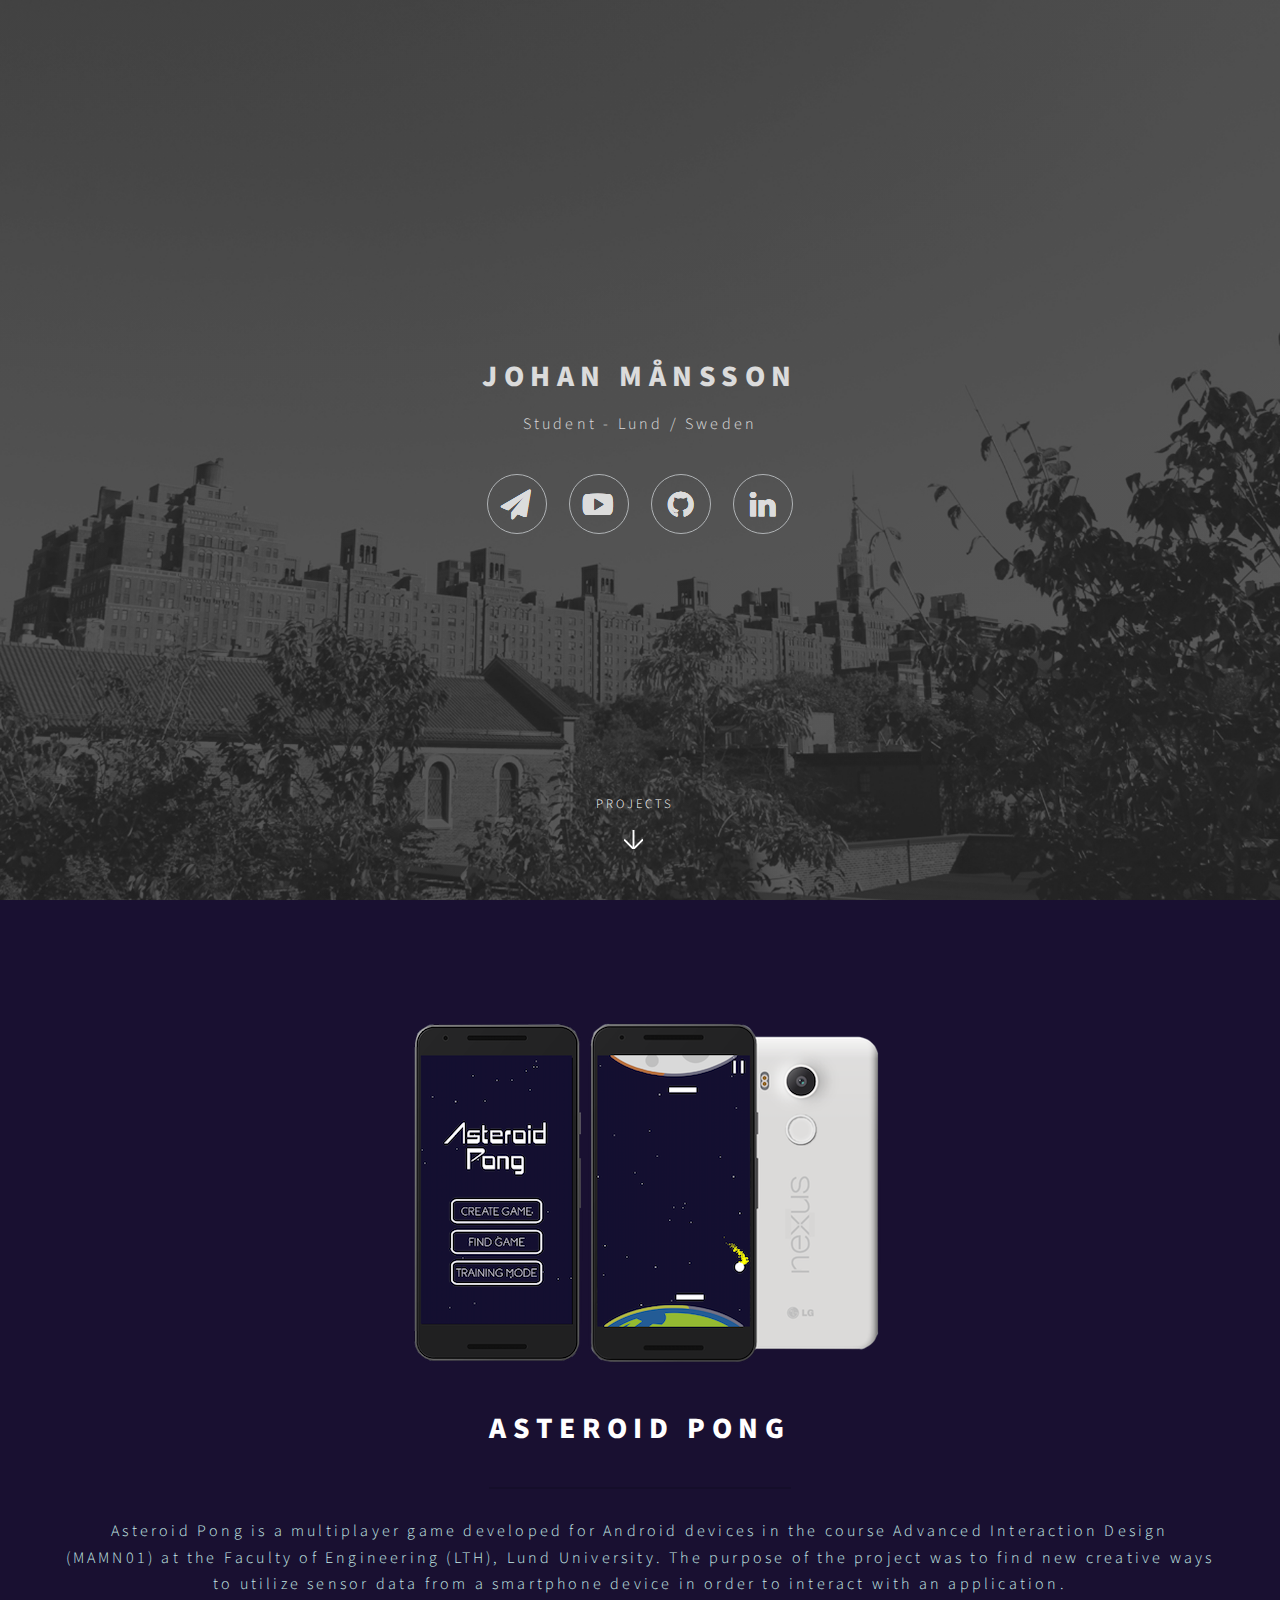
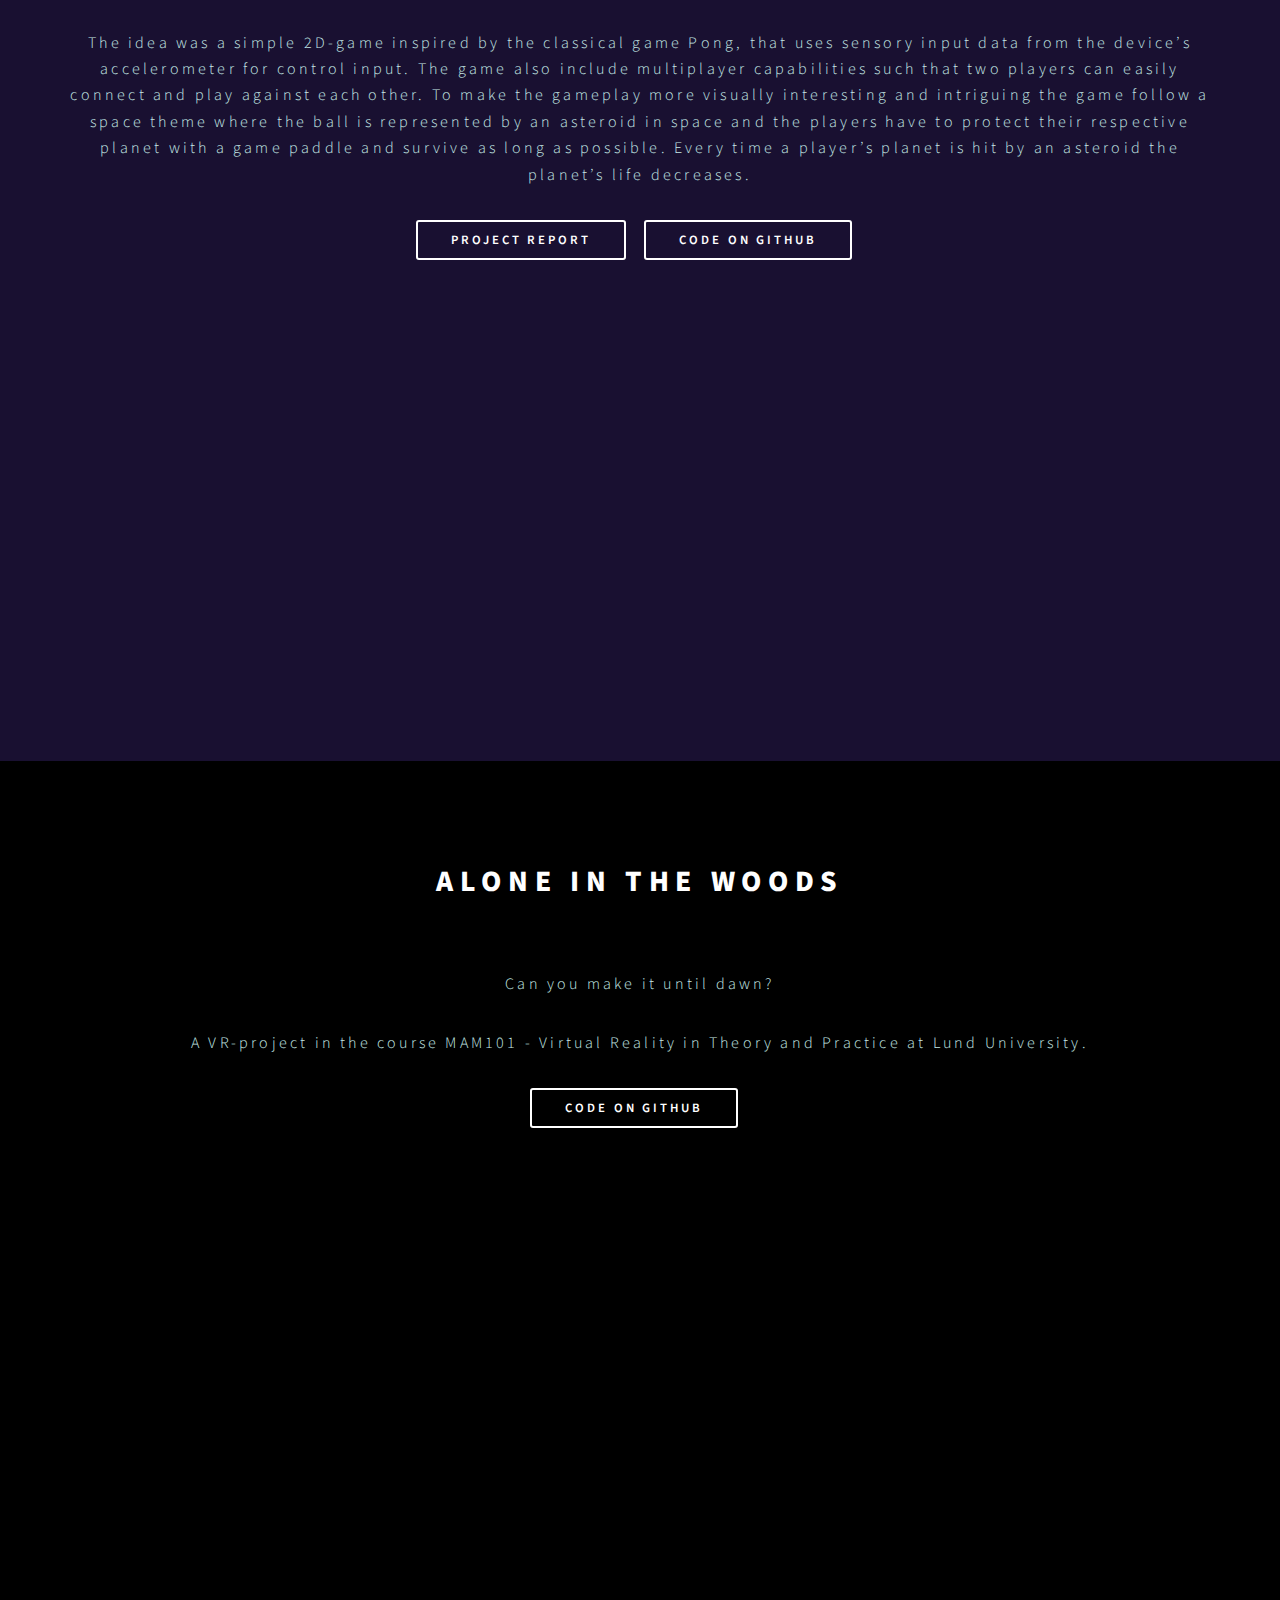
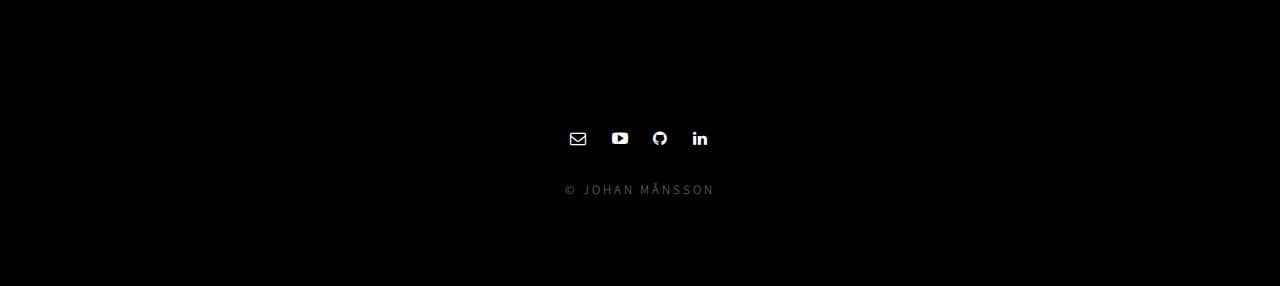
<file: index.html>
<!DOCTYPE HTML>

<html>
	<head>
		<title>Johan Månsson</title>

		<meta charset="utf-8" />
		<meta name="viewport" content="width=device-width, initial-scale=1" />

		<link rel="stylesheet" type="text/css" href="assets/css/reset.css" />
		<link rel="stylesheet" type="text/css" href="assets/css/main.css" />


	</head>

	<body class="landing">

			<div id="page-wrapper">


				<section id="banner">

					<section id="intro">
						<header>
							<h1>Johan Månsson</h1>
							<p>Student - Lund / Sweden</p>
						</header>

						<footer>
							<ul class="icons">
								<li><a href="mailto:mansson.johan@me.com" class="fa-paper-plane">Mail</a></li>
								<li><a href="https://www.youtube.com/channel/UCwEBL9wAuWMcLrpxxLkJ_nA" class="fa-youtube-play" target="_blank">Youtube</a></li>
								<li><a href="https://github.com/johanmansson" class="fa-github" target="_blank">Github</a></li>
								<li><a href="https://se.linkedin.com/in/johanmansson1" class="fa-linkedin" target="_blank">Linkedin</a></li>
							</ul>
						</footer>
					</section>

					<a href="#one" class="more scrolly">Projects</a>
				</section>


					<section id="one" class="wrapper style1 special">
						<div class="inner">
							<header class="major">

								<div class="image">
									<img src="images/asteroidpong1.png" alt="" />
								</div>

								<h2>Asteroid Pong</h2>

								<p>
								Asteroid Pong is a multiplayer game developed for Android devices in the course Advanced Interaction Design (MAMN01) at the Faculty of Engineering (LTH), Lund University.
								The purpose of the project was to find new creative ways to utilize sensor data from a smartphone device in order to interact with an application.
								</p>
								<p>
								The idea was a simple 2D-game inspired by the classical game Pong, that uses sensory input data from the device’s accelerometer for control input.
								The game also include multiplayer capabilities such that two players can easily connect and play against each other.
								To make the gameplay more visually interesting and intriguing the game follow a space theme where the ball is represented by an asteroid in space and the players have to protect their respective planet with a game paddle and survive as long as possible.
								Every time a player’s planet is hit by an asteroid the planet’s life decreases.
								</p>

								<ul class="actions vertical">
									<li><a href="report/report.pdf" class="button fit" target="_blank">Project Report</a></li>
									<li><a href="https://github.com/antonlin1/AsteroidPong" class="button fit" target="_blank">Code on GitHub</a></li>
								</ul>
							</header>

							<div class="myIframe">
							<iframe width="640" height="360" src="https://www.youtube.com/embed/YnaVFCdtc2A" frameborder="0" allowfullscreen></iframe>
							</div>

						</div>
					</section>

					<section id="seconed" class="wrapper style2 special">
						<div class="inner">
							<header class="major">

								<h2>Alone in the woods</h2>

								<p>
									Can you make it until dawn?
								</p>
								<p>
									A VR-project in the course MAM101 - Virtual Reality in Theory and Practice at Lund University.
								</p>

								<ul class="actions vertical">
									<li><a href="https://github.com/johanmansson/AloneInTheWoods" class="button fit" target="_blank">Code on GitHub</a></li>
								</ul>

							</header>

							<div class="myIframe">
							<iframe width="640" height="360" src="https://www.youtube.com/embed/hDCn15PDnTw" frameborder="0" allowfullscreen></iframe>
							</div>

						</div>
					</section>

					<footer id="footer">
						<ul class="icons2">
							<li><a href="mailto:mansson.johan@me.com" class="icon fa-envelope-o"><span class="label">Mail</span></a></li>
							<li><a href="https://www.youtube.com/channel/UCwEBL9wAuWMcLrpxxLkJ_nA" class="icon fa-youtube-play" target="_blank"><span class="label">Youtube</span></a></li>
							<li><a href="https://github.com/johanmansson" class="icon fa-github" target="_blank"><span class="label">Github</span></a></li>
							<li><a href="https://se.linkedin.com/in/johanmansson1" class="icon fa-linkedin" target="_blank"><span class="label">Linkedin</span></a></li>
						</ul>
						<ul class="copyright">
							<li>&copy; Johan Månsson</li>
						</ul>
					</footer>

			</div>

		<!-- JavaScripts -->
			<script src="assets/js/jquery.min.js"></script>
			<script src="assets/js/jquery.scrollex.min.js"></script>
			<script src="assets/js/jquery.scrolly.min.js"></script>
			<script src="assets/js/skel.min.js"></script>
			<script src="assets/js/util.js"></script>
			<script src="assets/js/main.js"></script>

	</body>
</html>
</file>
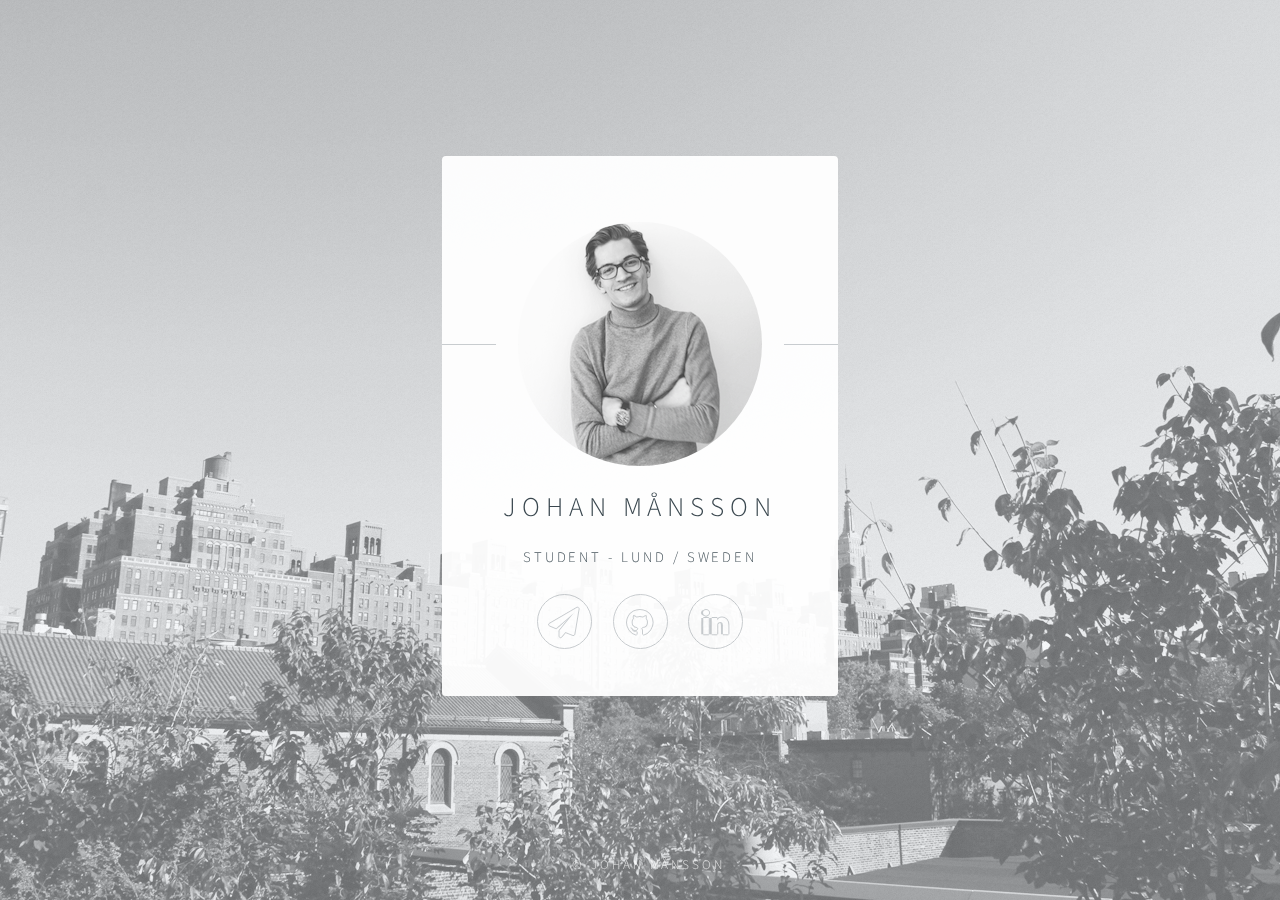
<file: oldsite/index.html>
<!DOCTYPE HTML>

<html>
	<head>
		<title>Johan Månsson</title>
		<meta charset="utf-8" />
		<meta name="viewport" content="width=device-width, initial-scale=1" />
		<!--[if lte IE 8]><script src="assets/js/html5shiv.js"></script><![endif]-->
		<link rel="stylesheet" href="assets/css/main.css" />
		<!--[if lte IE 9]><link rel="stylesheet" href="assets/css/ie9.css" /><![endif]-->
		<!--[if lte IE 8]><link rel="stylesheet" href="assets/css/ie8.css" /><![endif]-->
		<noscript><link rel="stylesheet" href="assets/css/noscript.css" /></noscript>
	</head>
	<body class="is-loading">

		<!-- Wrapper -->
			<div id="wrapper">

				<!-- Main -->
					<section id="main">
						<header>
							<span class="avatar"><img src="images/johan.png" alt="" /></span>
							<h1>Johan Månsson</h1>
							<p>Student - Lund / Sweden</p>
						</header>

						<footer>
							<ul class="icons">
								<li><a href="mailto:mansson.johan@me.com" class="fa-paper-plane">Mail</a></li>
								<li><a href="https://github.com/johanmansson" class="fa-github">Github</a></li>
								<li><a href="https://se.linkedin.com/in/johan-månsson-9156441a" class="fa-linkedin">Linkedin</a></li>
							</ul>
						</footer>
					</section>


				<!-- Footer -->
					<footer id="footer">
						<ul class="copyright">
							<li>&copy; Johan Månsson</li>

						</ul>
					</footer>

			</div>

		<!-- Scripts -->
			<!--[if lte IE 8]><script src="assets/js/respond.min.js"></script><![endif]-->
			<script>
				if ('addEventListener' in window) {
					window.addEventListener('load', function() { document.body.className = document.body.className.replace(/\bis-loading\b/, ''); });
					document.body.className += (navigator.userAgent.match(/(MSIE|rv:11\.0)/) ? ' is-ie' : '');
				}
			</script>

	</body>
</html>
</file>
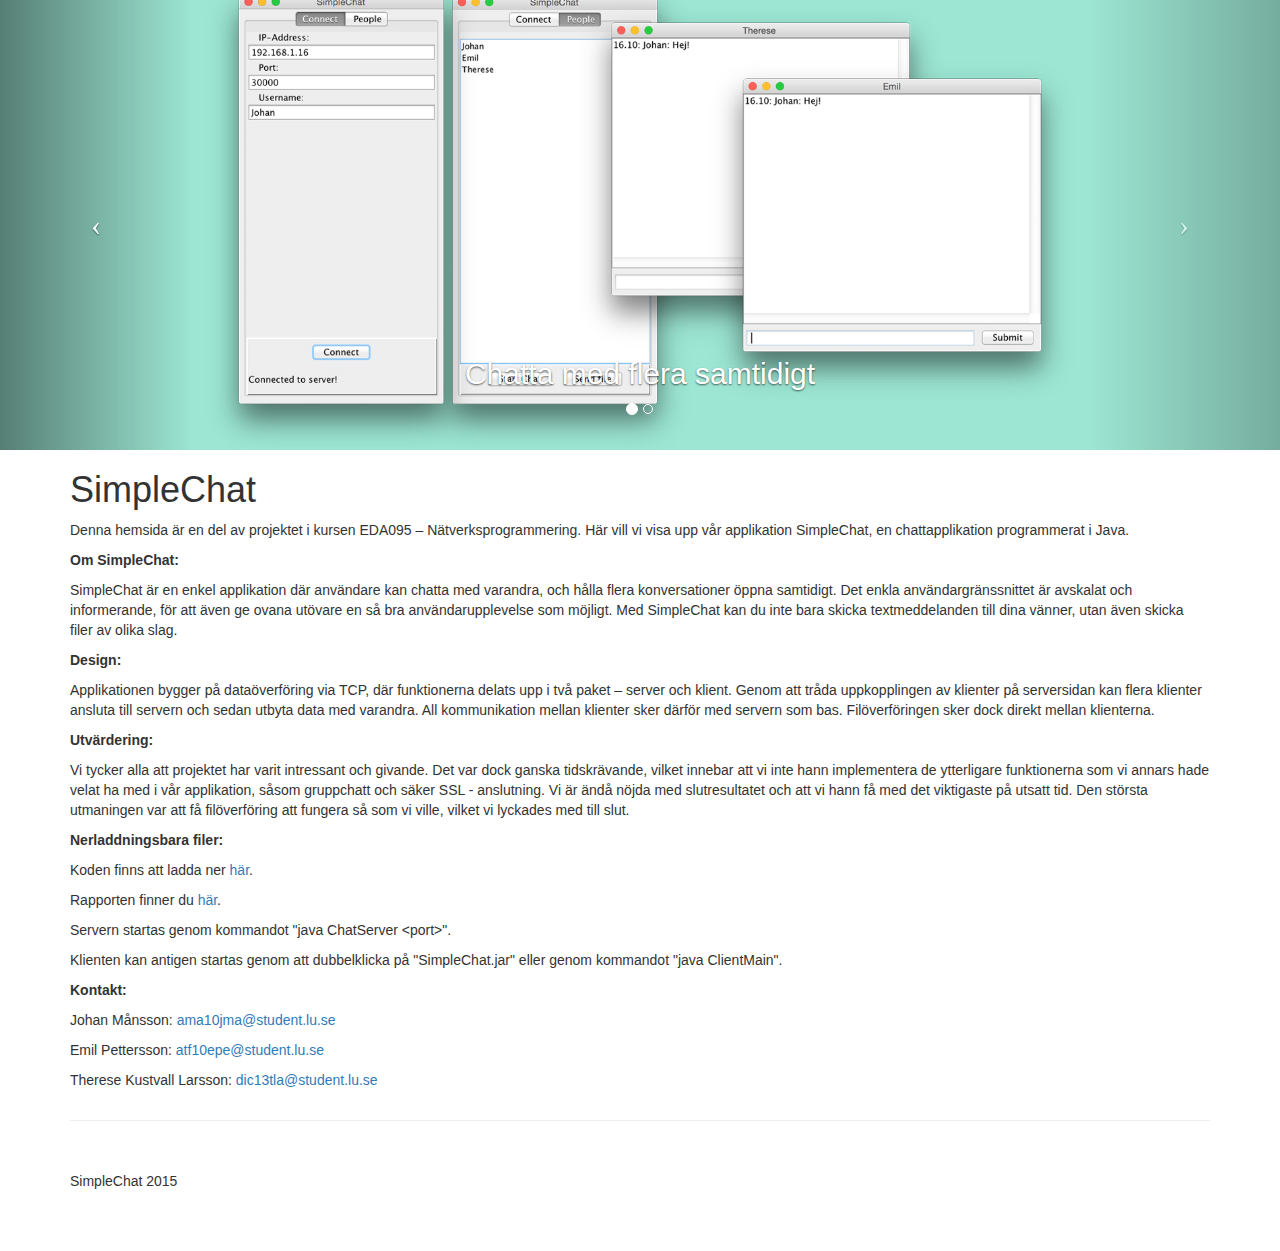
<file: simplechat/index.html>
<!DOCTYPE html>
<html lang="en">

<head>

    <meta charset="utf-8">
    <meta http-equiv="X-UA-Compatible" content="IE=edge">
    <meta name="viewport" content="width=device-width, initial-scale=1">
    <meta name="description" content="">
    <meta name="author" content="">

    <title>SimpleChat</title>

    <!-- Bootstrap Core CSS -->
    <link href="css/bootstrap.min.css" rel="stylesheet">

    <!-- Custom CSS -->
    <link href="css/half-slider.css" rel="stylesheet">

    <!-- HTML5 Shim and Respond.js IE8 support of HTML5 elements and media queries -->
    <!-- WARNING: Respond.js doesn't work if you view the page via file:// -->
    <!--[if lt IE 9]>
        <script src="https://oss.maxcdn.com/libs/html5shiv/3.7.0/html5shiv.js"></script>
        <script src="https://oss.maxcdn.com/libs/respond.js/1.4.2/respond.min.js"></script>
    <![endif]-->

</head>

<body>



    <!-- Half Page Image Background Carousel Header -->
    <header id="myCarousel" class="carousel slide">
        <!-- Indicators -->
        <ol class="carousel-indicators">
            <li data-target="#myCarousel" data-slide-to="0" class="active"></li>
            <li data-target="#myCarousel" data-slide-to="1"></li>

        </ol>

        <!-- Wrapper for Slides -->
        <div class="carousel-inner">
            <div class="item active">
                <!-- Set the first background image using inline CSS below. -->
                <div class="fill" style="background-image:url('http://johanmansson.github.io/simplechat/photos/bild1.gif');"></div>
                <div class="carousel-caption">
                    <h2>Chatta med flera samtidigt</h2>
                </div>
            </div>
            <div class="item">
                <!-- Set the second background image using inline CSS below. -->
                <div class="fill" style="background-image:url('http://johanmansson.github.io/simplechat/photos/bild3.gif');"></div>
                <div class="carousel-caption">
                    <h2>Skicka filer</h2>
                </div>
            </div>

        </div>

        <!-- Controls -->
        <a class="left carousel-control" href="#myCarousel" data-slide="prev">
            <span class="icon-prev"></span>
        </a>
        <a class="right carousel-control" href="#myCarousel" data-slide="next">
            <span class="icon-next"></span>
        </a>

    </header>

    <!-- Page Content -->
    <div class="container">

        <div class="row">
            <div class="col-lg-12">
                <h1>SimpleChat</h1>
                <p>Denna hemsida är en del av projektet i kursen EDA095 – Nätverksprogrammering. Här vill vi visa upp vår applikation SimpleChat, en chattapplikation programmerat i Java. </p>
                <p><b>Om SimpleChat:</b></p>
                <p>SimpleChat är en enkel applikation där användare kan chatta med varandra, och hålla flera konversationer öppna samtidigt. Det enkla användargränssnittet är avskalat och informerande, för att även ge ovana utövare en så bra användarupplevelse som möjligt. Med SimpleChat kan du inte bara skicka textmeddelanden till dina vänner, utan även skicka filer av olika slag.</p>
                <p><b>Design:</b></p>
                <p>Applikationen bygger på dataöverföring via TCP, där funktionerna delats upp i två paket – server och klient. Genom att tråda uppkopplingen av klienter på serversidan kan flera klienter ansluta till servern och sedan utbyta data med varandra. All kommunikation mellan klienter sker därför med servern som bas. Filöverföringen sker dock direkt mellan klienterna. </p>
                <p><b>Utvärdering:</b></p>
                <p>Vi tycker alla att projektet har varit intressant och givande. Det var dock ganska tidskrävande, vilket innebar att vi inte hann implementera de ytterligare funktionerna som vi annars hade velat ha med i vår applikation, såsom gruppchatt och säker SSL - anslutning. Vi är ändå nöjda med slutresultatet och att vi hann få med det viktigaste på utsatt tid. Den största utmaningen var att få filöverföring att fungera så som vi ville, vilket vi lyckades med till slut.</p>
                <p><b>Nerladdningsbara filer:</b></p>
                <p>Koden finns att ladda ner <a href="http://johanmansson.github.io/simplechat/files/SimpleChat.zip" target="_blank">här</a>.</p>
                <p>Rapporten finner du <a href="http://johanmansson.github.io/simplechat/files/rapport.pdf" target="_blank">här</a>. </p>
                <p>Servern startas genom kommandot "java ChatServer &lt;port&gt;".</p>
                <p>Klienten kan antigen startas genom att dubbelklicka på "SimpleChat.jar" eller genom kommandot "java ClientMain".</p>
                <p><b>Kontakt:</b></p>
                <p>Johan Månsson: <a href="mailto:ama10jma@student.lu.se?Subject=SimpleChat" >ama10jma@student.lu.se</a></p>
                <p>Emil Pettersson: <a href="mailto:atf10epe@student.lu.se?Subject=SimpleChat" >atf10epe@student.lu.se</a></p>
                <p>Therese Kustvall Larsson: <a href="mailto:dic13tla@student.lu.se?Subject=SimpleChat" >dic13tla@student.lu.se</a></p>


            </div>
        </div>

        <hr>

        <!-- Footer -->
        <footer>
            <div class="row">
                <div class="col-lg-12">
                    <p>SimpleChat 2015</p>
                </div>
            </div>
            <!-- /.row -->
        </footer>

    </div>
    <!-- /.container -->

    <!-- jQuery -->
    <script src="js/jquery.js"></script>

    <!-- Bootstrap Core JavaScript -->
    <script src="js/bootstrap.min.js"></script>

    <!-- Script to Activate the Carousel -->
    <script>
    $('.carousel').carousel({
        interval: 5000 //changes the speed
    })
    </script>

</body>

</html>
</file>
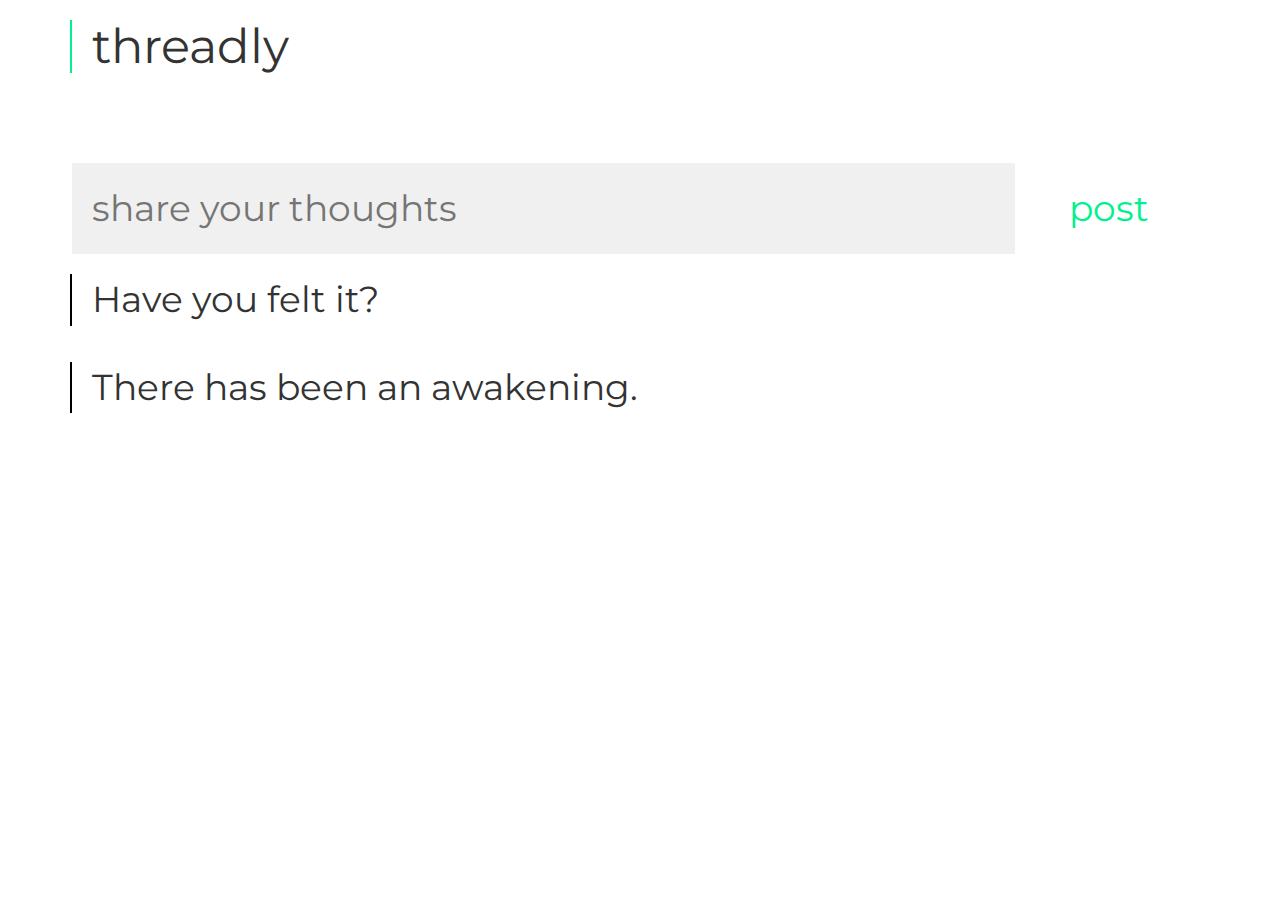
<file: threadly/index.html>
<!doctype html>
<html>
    <head>
        <link rel='stylesheet' href='https://fonts.googleapis.com/css?family=Montserrat:400,700' />
        <link rel='stylesheet' href='https://maxcdn.bootstrapcdn.com/bootstrap/3.3.6/css/bootstrap.min.css' />
        <link rel='stylesheet' href='style.css' />
    </head>
    <body>
        <header class="header">
            <div class="container">
                <div class="row">
                    <div class="col-xs-12 col-md-12">
                        <h1>threadly</h1>
                    </div>
                </div>
            </div>
        </header>

        <div class="main">
            <div class="container">
                <div class="row">
                    <form class="form">
                        <div class="col-xs-8 col-md-10">
                            <input id="comment" type="text" placeholder="share your thoughts">
                        </div>
                        <div class="col-xs-4 col-md-2">
                            <button type="submit" class="btn">post</button>
                        </div>
                    </form>
                </div>

                <ul class="comments" id="comments">
                    <li>Have you felt it?</li>
                    <li>There has been an awakening.</li>
                </ul>

            </div>
        </div>

        <script src="https://code.jquery.com/jquery-2.2.3.min.js"></script>
        <script src="script.js"></script>
    </body>
</html>
</file>
<file: oldsite/assets/css/ie9.css>
/*
	Identity by HTML5 UP
	html5up.net | @n33co
	Free for personal and commercial use under the CCA 3.0 license (html5up.net/license)
*/

/* Basic */

	body {
		background-image: url("../../images/bg.jpg");
		background-repeat: no-repeat;
		background-size: cover;
		background-position: bottom center;
		background-attachment: fixed;
	}

		body:after {
			display: none;
		}

/* List */

	ul.icons li a:before {
		color: #c8cccf;
	}

	ul.icons li a:hover:before {
		color: #ff7496;
	}

/* Wrapper */

	#wrapper {
		text-align: center;
	}

/* Main */

	#main {
		display: inline-block;
	}
</file>
<file: oldsite/assets/css/ie8.css>
/*
	Identity by HTML5 UP
	html5up.net | @n33co
	Free for personal and commercial use under the CCA 3.0 license (html5up.net/license)
*/

/* List */

	ul.icons li a {
		-ms-behavior: url("assets/js/PIE.htc");
	}

		ul.icons li a:before {
			text-align: center;
			font-size: 26px;
		}

/* Main */

	#main {
		-ms-behavior: url("assets/js/PIE.htc");
	}

		#main .avatar img {
			-ms-behavior: url("assets/js/PIE.htc");
		}

/* Footer */

	#footer {
		color: #fff;
	}

		#footer .copyright li {
			border-left: solid 1px #fff;
		}
</file>
<file: oldsite/assets/css/noscript.css>
/*
	Identity by HTML5 UP
	html5up.net | @n33co
	Free for personal and commercial use under the CCA 3.0 license (html5up.net/license)
*/

/* Basic */

	body:after {
		display: none;
	}

/* Main */

	#main {
		-moz-transform: none !important;
		-webkit-transform: none !important;
		-ms-transform: none !important;
		transform: none !important;
		opacity: 1 !important;
	}
</file>
<file: threadly/style.css>
html, body {
    font-family: 'Montserrat', sans-serif;
}


h1 {
    border-left: 2px solid #00f28f;
    font-size: 48px;
    font-weight: 400;
    padding-left: 20px;
}

.main {
    margin-top: 80px;
}

form input {
    background: #f0f0f0;

    border: none;
    border-left: 2px solid #fff;

    font-size: 36px;
    padding: 20px;
    width: 100%;

    transition: background 2s, border-left 2s;
}

form input:focus {
    background: #fff;
    border-left: 2px solid #000;
    box-shadow: none;
    outline: none;
}


button.btn {
    background: transparent;
    border: none;

    color: #00f28f;
    cursor: pointer;

    font-size: 36px;

    padding: 20px 24px;

    transition: background 2s, color 2s;
}

button.btn:hover {
    background: #00f28f;
    color: #fff;
}

.comments {
    margin-top: 20px;
    list-style: none;
    padding-left: 0px;
}


li {
    padding-left: 20px;
    border-left: 2px solid #000;
    font-size: 36px;
    margin: 0 0 36px;
}
</file>
<file: assets/css/main.css>
@charset "UTF-8";
@import url(font-awesome.min.css);
@import url("http://fonts.googleapis.com/css?family=Source+Sans+Pro:300");


/* Basic */

	@-ms-viewport {
		width: device-width;
	}

	body {
		background: #000000;
	}

		body.is-loading *, body.is-loading *:before, body.is-loading *:after {
			-moz-animation: none !important;
			-webkit-animation: none !important;
			-ms-animation: none !important;
			animation: none !important;
			-moz-transition: none !important;
			-webkit-transition: none !important;
			-ms-transition: none !important;
			transition: none !important;

		}

	body, input, select, textarea {
		color: #fff;
		font-family: "Source Sans Pro", Helvetica, sans-serif;
		font-size: 14pt;
		font-weight: 300;
		letter-spacing: 0.2em;
		line-height: 1.65em;
	}

		@media screen and (max-width: 1680px) {

			body, input, select, textarea {
				font-size: 13pt;
			}

		}

		@media screen and (max-width: 1280px) {

			body, input, select, textarea {
				font-size: 12pt;
			}

		}

		@media screen and (max-width: 736px) {

			body, input, select, textarea {
				font-size: 11pt;
				letter-spacing: 0.0375em;
			}

		}



	a {
		-moz-transition: color 0.2s ease, border-bottom-color 0.2s ease;
		-webkit-transition: color 0.2s ease, border-bottom-color 0.2s ease;
		-ms-transition: color 0.2s ease, border-bottom-color 0.2s ease;
		transition: color 0.2s ease, border-bottom-color 0.2s ease;
		border-bottom: dotted 1px;
		color: inherit;
		text-decoration: none;
	}

		a:hover {
			border-bottom-color: transparent;
		}

	strong, b {
		color: #fff;
		font-weight: 600;
	}

	em, i {
		font-style: italic;
	}

	p {
		margin: 0 0 2em 0;
	}

	h1, h2, h3, h4, h5, h6 {
		color: #fff;
		font-weight: 800;
		letter-spacing: 0.225em;
		line-height: 1em;
		margin: 0 0 1em 0;
		text-transform: uppercase;
	}

		h1 a, h2 a, h3 a, h4 a, h5 a, h6 a {
			color: inherit;
			text-decoration: none;
		}

		@media screen and (max-width: 480px) {

			h1 {
				font-size: 1.65em;
			}

		}

	h2 {
		font-size: 1.35em;
		line-height: 1.75em;
	}

		@media screen and (max-width: 736px) {

			h2 {
				font-size: 1.1em;
				line-height: 1.65em;
			}

		}

	h3 {
		font-size: 1.15em;
		line-height: 1.75em;
	}

		@media screen and (max-width: 736px) {

			h3 {
				font-size: 1em;
				line-height: 1.65em;
			}

		}

	h4 {
		font-size: 1em;
		line-height: 1.5em;
	}

	h5 {
		font-size: 0.8em;
		line-height: 1.5em;
	}

	h6 {
		font-size: 0.7em;
		line-height: 1.5em;
	}

	sub {
		font-size: 0.8em;
		position: relative;
		top: 0.5em;
	}

	sup {
		font-size: 0.8em;
		position: relative;
		top: -0.5em;
	}

	hr {
		border: 0;
		border-bottom: solid 2px #fff;
		margin: 3em 0;
	}

		hr.major {
			margin: 4.5em 0;
		}

	blockquote {
		border-left: solid 4px #fff;
		font-style: italic;
		margin: 0 0 2em 0;
		padding: 0.5em 0 0.5em 2em;
	}

	code {
		background: rgba(144, 144, 144, 0.25);
		border-radius: 3px;
		font-family: "Courier New", monospace;
		font-size: 0.9em;
		letter-spacing: 0;
		margin: 0 0.25em;
		padding: 0.25em 0.65em;
	}

	pre {
		-webkit-overflow-scrolling: touch;
		font-family: "Courier New", monospace;
		font-size: 0.9em;
		margin: 0 0 2em 0;
	}

		pre code {
			display: block;
			line-height: 1.75em;
			padding: 1em 1.5em;
			overflow-x: auto;
		}

	.align-left {
		text-align: left;
	}

	.align-center {
		text-align: center;
	}

	.align-right {
		text-align: right;
	}

/* Section/Article */

	section.special, article.special {
		text-align: center;
	}

	header p {
		color: rgba(255, 255, 255, 0.5);
		position: relative;
		top: -0.25em;
	}

	header h3 + p {
		font-size: 1.1em;
	}

	header h4 + p,
	header h5 + p,
	header h6 + p {
		font-size: 0.9em;
	}

	header.major {
		margin: 0 0 3.5em 0;
	}

		header.major h2, header.major h3, header.major h4, header.major h5, header.major h6 {
			border-bottom: solid 2px #fff;
			display: inline-block;
			padding-bottom: 1em;
			position: relative;
		}

			header.major h2:after, header.major h3:after, header.major h4:after, header.major h5:after, header.major h6:after {
				content: '';
				display: block;
				height: 1px;
			}

		header.major p {
			color: #fff;
			top: 0;
		}



		@media screen and (max-width: 736px) {

			header.major {
				margin: 0 0 2em 0;
			}

		}

	@media screen and (max-width: 980px) {

		header br {
			display: none;
		}

	}


/* Box */

	.box {
		border-radius: 3px;
		border: solid 2px #fff;
		margin-bottom: 2em;
		padding: 1.5em;
	}

		.box > :last-child,
		.box > :last-child > :last-child,
		.box > :last-child > :last-child > :last-child {
			margin-bottom: 0;
		}

		.box.alt {
			border: 0;
			border-radius: 0;
			padding: 0;
		}

/* Icon */

	.icon {
		text-decoration: none;
		border-bottom: none;
		position: relative;
	}

		.icon:before {
			-moz-osx-font-smoothing: grayscale;
			-webkit-font-smoothing: antialiased;
			font-family: FontAwesome;
			font-style: normal;
			font-weight: normal;
			text-transform: none !important;
		}

		.icon > .label {
			display: none;
		}

		.icon.major {
			-moz-transform: rotate(-45deg);
			-webkit-transform: rotate(-45deg);
			-ms-transform: rotate(-45deg);
			transform: rotate(-45deg);
			border-radius: 3px;
			border: solid 2px #fff;
			display: inline-block;
			font-size: 1.35em;
			height: calc(3em + 2px);
			line-height: 3em;
			text-align: center;
			width: calc(3em + 2px);
		}

			.icon.major:before {
				-moz-transform: rotate(45deg);
				-webkit-transform: rotate(45deg);
				-ms-transform: rotate(45deg);
				transform: rotate(45deg);
				display: inline-block;
				font-size: 1.5em;
			}

			@media screen and (max-width: 736px) {

				.icon.major {
					font-size: 1em;
				}

			}

		.icon.style1 {
			color: #00ffcc;
		}

		.icon.style2 {
			color: #00f0ff;
		}

		.icon.style3 {
			color: #76ddff;
		}

/* Image */

		.image {
			position: relative;
		}

		.image img {
			max-width: 100%;
    	height: auto;
		}


	/* Video */
	@media screen and (max-width: 750px) {
	.myIframe {
		position: relative;
	  padding-bottom: 56.25%;
	  padding-top: 0px;
	  height: 0;
	  overflow: hidden;
	}
	.myIframe iframe {
		position: absolute;
		top: 0;
		left: 0;
		width: 100%;
		height: 100%;

	}
}


/* List */

ol {
	list-style: decimal;
	margin: 0 0 1.5em 0;
	padding-left: 1.25em;
}

	ol li {
		padding-left: 0.25em;
	}

ul {
	list-style: disc;
	margin: 0 0 1.5em 0;
	padding-left: 1em;
}

	ul li {
		padding-left: 0.5em;
	}

	ul.alt {
		list-style: none;
		padding-left: 0;
	}

		ul.alt li {
			border-top: solid 1px #c8cccf;
			padding: 0.5em 0;
		}

			ul.alt li:first-child {
				border-top: 0;
				padding-top: 0;
			}

	ul.icons {
		cursor: default;
		list-style: none;
		padding-left: 0;
		margin-top: -0.675em;
	}

		ul.icons li {
			display: inline-block;
			padding: 0.675em 0.5em;
		}

			ul.icons li a {
				text-decoration: none;
				position: relative;
				display: block;
				width: 3.75em;
				height: 3.75em;
				border-radius: 100%;
				border: solid 1px #c8cccf;
				line-height: 3.75em;
				overflow: hidden;
				text-align: center;
				text-indent: 3.75em;
				white-space: nowrap;
			}

				ul.icons li a:before {
					-moz-osx-font-smoothing: grayscale;
					-webkit-font-smoothing: antialiased;
					font-family: FontAwesome;
					font-style: normal;
					font-weight: normal;
					text-transform: none !important;
				}



				ul.icons li a:before {
					color: #ffffff;
					text-shadow: 0px 0px 0px #ffffff, 0px 0px 0px #ffffff, 0px 0px 0px #ffffff, 0px 0px 0px #ffffff;
				}



				ul.icons li a:hover:before {
					text-shadow: 0px 0px 0px #ffffff, 0px 0px 0px #ffffff, 0px 0px 0px #ffffff, 0px 0px 0px #ffffff;
				}



				ul.icons li a:before {
					position: absolute;
					top: 0;
					left: 0;
					width: inherit;
					height: inherit;
					font-size: 1.85rem;
					line-height: inherit;
					text-align: center;
					text-indent: 0;
				}



				ul.icons li a:hover {
					border-color: #778288;
				}

		@media screen and (max-width: 480px) {


			ul.icons li a:before {
				font-size: 1.2rem;
			}

			ul.icons li a {

				width: 3.0em;
				height: 3.0em;
				line-height: 3.0em;
				text-indent: 3.0em;

			}

		}

		@media screen and (max-width: 360px) {


			ul.icons li a:before {
				font-size: 1.0rem;
			}

			ul.icons li a {

				width: 2.3em;
				height: 2.3em;
				line-height: 2.3em;
				text-indent: 2.3em;

			}

		}

		ul.icons2 {
			cursor: default;
			list-style: none;
			padding-left: 0;
		}

			ul.icons2 li {
				display: inline-block;
				padding: 0 1em 0 0;
			}

				ul.icons2 li:last-child {
					padding-right: 0 !important;
				}

			ul.icons2.major {
				padding: 1em 0;
			}

				ul.icons2.major li {
					padding-right: 3.5em;
				}

					@media screen and (max-width: 736px) {

						ul.icons2.major li {
							padding: 0 1em !important;
						}

					}

	ul.actions {
		cursor: default;
		list-style: none;
		padding-left: 0;
	}

		ul.actions li {
			display: inline-block;
			padding: 0 0.75em 0 0;
			vertical-align: middle;

		}


dl {
	margin: 0 0 1.5em 0;
}

	dl dt {
		display: block;
		margin: 0 0 0.75em 0;
	}

	dl dd {
		margin-left: 1.5em;
	}

/* Button */

	input[type="submit"],
	input[type="reset"],
	input[type="button"],
	button,
	.button {
		-moz-appearance: none;
		-webkit-appearance: none;
		-ms-appearance: none;
		appearance: none;
		-moz-transition: background-color 0.2s ease-in-out, color 0.2s ease-in-out;
		-webkit-transition: background-color 0.2s ease-in-out, color 0.2s ease-in-out;
		-ms-transition: background-color 0.2s ease-in-out, color 0.2s ease-in-out;
		transition: background-color 0.2s ease-in-out, color 0.2s ease-in-out;
		background-color: transparent;
		border-radius: 3px;
		border: 0;
		box-shadow: inset 0 0 0 2px #ffffff;
		color: #ffffff;
		cursor: pointer;
		display: inline-block;
		font-size: 0.8em;
		font-weight: 600;
		height: 3.125em;
		letter-spacing: 0.225em;
		line-height: 3.125em;
		padding: 0 2.75em;
		text-align: center;
		text-decoration: none;
		text-transform: uppercase;
		white-space: nowrap;
		overflow: hidden;
		text-overflow: ellipsis;
	}

		input[type="submit"]:hover,
		input[type="reset"]:hover,
		input[type="button"]:hover,
		button:hover,
		.button:hover {
			background-color: rgba(255, 255, 255, 1);
		}

		input[type="submit"]:active,
		input[type="reset"]:active,
		input[type="button"]:active,
		button:active,
		.button:active {
			background-color: rgba(255, 255, 255, 1);
		}

		input[type="submit"].icon:before,
		input[type="reset"].icon:before,
		input[type="button"].icon:before,
		button.icon:before,
		.button.icon:before {
			margin-right: 0.5em;
		}

		input[type="submit"].fit,
		input[type="reset"].fit,
		input[type="button"].fit,
		button.fit,
		.button.fit {
			display: block;
			margin: 0 0 1em 0;
			width: 100%;
		}

		input[type="submit"].small,
		input[type="reset"].small,
		input[type="button"].small,
		button.small,
		.button.small {
			font-size: 0.8em;
		}

		input[type="submit"].big,
		input[type="reset"].big,
		input[type="button"].big,
		button.big,
		.button.big {
			font-size: 1.35em;
		}

		input[type="submit"].special,
		input[type="reset"].special,
		input[type="button"].special,
		button.special,
		.button.special {
			background-color: #ed4933;
			box-shadow: none !important;
			color: #ffffff !important;
		}

			input[type="submit"].special:hover,
			input[type="reset"].special:hover,
			input[type="button"].special:hover,
			button.special:hover,
			.button.special:hover {
				background-color: #ef5e4a !important;
			}

			input[type="submit"].special:active,
			input[type="reset"].special:active,
			input[type="button"].special:active,
			button.special:active,
			.button.special:active {
				background-color: #eb341c !important;
			}

		input[type="submit"].disabled, input[type="submit"]:disabled,
		input[type="reset"].disabled,
		input[type="reset"]:disabled,
		input[type="button"].disabled,
		input[type="button"]:disabled,
		button.disabled,
		button:disabled,
		.button.disabled,
		.button:disabled {
			-moz-pointer-events: none;
			-webkit-pointer-events: none;
			-ms-pointer-events: none;
			pointer-events: none;
			opacity: 0.25;
		}

		@media screen and (max-width: 736px) {

			input[type="submit"],
			input[type="reset"],
			input[type="button"],
			button,
			.button {
				height: 2.75em;
				line-height: 2.75em;
			}

		}

/* Wrapper */

	.wrapper {
		padding: 6em 0 4em 0 ;
	}

		.wrapper > .inner {
			width: 60em;
			margin: 0 auto;
		}

			@media screen and (max-width: 1280px) {

				.wrapper > .inner {
					width: 90%;
				}

			}

			@media screen and (max-width: 980px) {

				.wrapper > .inner {
					width: 100%;
				}

			}

		.wrapper.alt {
			padding: 0;
		}

		/* Style 1 */

		.wrapper.style1 {
			background-color: #191031;
			color: #ffffff;
		}

			.wrapper.style1 strong, .wrapper.style1 b {
				color: #ffffff;
			}

			.wrapper.style1 h2, .wrapper.style1 h3, .wrapper.style1 h4, .wrapper.style1 h5, .wrapper.style1 h6 {
				color: #ffffff;
				font-size: 1.85em;

			}

			.wrapper.style1 hr {
				border-color: rgba(0, 0, 0, 0.125);
			}

			.wrapper.style1 blockquote {
				border-color: rgba(0, 0, 0, 0.125);
			}

			.wrapper.style1 code {
				background: rgba(255, 255, 255, 0.075);
			}

			.wrapper.style1 header p {
				color: #a6e0db;
			}

			.wrapper.style1 header.major h2, .wrapper.style1 header.major h3, .wrapper.style1 header.major h4, .wrapper.style1 header.major h5, .wrapper.style1 header.major h6 {
				border-color: rgba(0, 0, 0, 0.125);
			}

			.wrapper.style1 header.major p {
				color: #c7ebe8;
			}

			.wrapper.style1 label {
				color: #ffffff;
			}


			.wrapper.style1 input[type="submit"],
			.wrapper.style1 input[type="reset"],
			.wrapper.style1 input[type="button"],
			.wrapper.style1 button,
			.wrapper.style1 .button {
				box-shadow: inset 0 0 0 2px rgba(255, 255, 255, 1);
				color: #ffffff;
			}

				.wrapper.style1 input[type="submit"]:hover,
				.wrapper.style1 input[type="reset"]:hover,
				.wrapper.style1 input[type="button"]:hover,
				.wrapper.style1 button:hover,
				.wrapper.style1 .button:hover {
					background-color: rgba(255, 255, 255, 0.5);
				}

				.wrapper.style1 input[type="submit"]:active,
				.wrapper.style1 input[type="reset"]:active,
				.wrapper.style1 input[type="button"]:active,
				.wrapper.style1 button:active,
				.wrapper.style1 .button:active {
					background-color: rgba(255, 255, 255, 1);
				}


				/* Style 2 */


				.wrapper.style2 {
					background-color: #000000;
					color: #ffffff;
				}

				.wrapper.style2 strong, .wrapper.style1 b {
					color: #ffffff;
				}

				.wrapper.style2 h2, .wrapper.style1 h3, .wrapper.style1 h4, .wrapper.style1 h5, .wrapper.style1 h6 {
					color: #ffffff;
					font-size: 1.85em;

				}

				.wrapper.style2 hr {
					border-color: rgba(0, 0, 0, 0.125);
				}

				.wrapper.style2 blockquote {
					border-color: rgba(0, 0, 0, 0.125);
				}

				.wrapper.style2 code {
					background: rgba(255, 255, 255, 0.075);
				}

				.wrapper.style2 header p {
					color: #a6e0db;
				}

				.wrapper.style2 header.major h2, .wrapper.style1 header.major h3, .wrapper.style1 header.major h4, .wrapper.style1 header.major h5, .wrapper.style1 header.major h6 {
					border-color: rgba(0, 0, 0, 0.125);
				}

				.wrapper.style2 header.major p {
					color: #c7ebe8;
				}

				.wrapper.style2 label {
					color: #ffffff;
				}

				.wrapper.style2 input[type="submit"],
				.wrapper.style2 input[type="reset"],
				.wrapper.style2 input[type="button"],
				.wrapper.style2 button,
				.wrapper.style2 .button {
					box-shadow: inset 0 0 0 2px rgba(255, 255, 255, 1);
					color: #ffffff;
				}

					.wrapper.style2 input[type="submit"]:hover,
					.wrapper.style2 input[type="reset"]:hover,
					.wrapper.style2 input[type="button"]:hover,
					.wrapper.style2 button:hover,
					.wrapper.style2 .button:hover {
						background-color: rgba(255, 255, 255, 0.5);
					}

					.wrapper.style2 input[type="submit"]:active,
					.wrapper.style2 input[type="reset"]:active,
					.wrapper.style2 input[type="button"]:active,
					.wrapper.style2 button:active,
					.wrapper.style2 .button:active {
						background-color: rgba(255, 255, 255, 1);
					}


			@media screen and (max-width: 736px) {

				.wrapper.style1 .features li {
					border-top-color: rgba(0, 0, 0, 0.125);
				}

			}



		@media screen and (max-width: 980px) {

			.wrapper {
				padding: 4em 3em 2em 3em ;
			}

		}

		@media screen and (max-width: 736px) {

			.wrapper {
				padding: 3em 2em 1em 2em ;
			}

		}

/* Page Wrapper */

	#page-wrapper {
		-moz-transition: opacity 0.5s ease;
		-webkit-transition: opacity 0.5s ease;
		-ms-transition: opacity 0.5s ease;
		transition: opacity 0.5s ease;
		opacity: 1;
		padding-top: 3em;
	}

		#page-wrapper:before {
			background: transparent;
			content: '';
			display: block;
			display: none;
			height: 100%;
			left: 0;
			position: fixed;
			top: 0;
			width: 100%;
			z-index: 10001;
		}



/* Header */

	#header {
		-moz-transition: background-color 0.2s ease;
		-webkit-transition: background-color 0.2s ease;
		-ms-transition: background-color 0.2s ease;
		transition: background-color 0.2s ease;
		background: #2e3842;
		height: 3em;
		left: 0;
		line-height: 3em;
		position: fixed;
		top: 0;
		width: 100%;
		z-index: 10000;
	}

		#header h1 {
			-moz-transition: opacity 0.2s ease;
			-webkit-transition: opacity 0.2s ease;
			-ms-transition: opacity 0.2s ease;
			transition: opacity 0.2s ease;
			height: inherit;
			left: 1.25em;
			line-height: inherit;
			position: absolute;
			top: 0;
		}

			#header h1 a {
				border: 0;
				display: block;
				height: inherit;
				line-height: inherit;
			}

				@media screen and (max-width: 736px) {

					#header h1 a {
						font-size: 0.8em;
					}

				}

		#header.alt {
			background: transparent;
		}

			#header.alt h1 {
				-moz-pointer-events: none;
				-webkit-pointer-events: none;
				-ms-pointer-events: none;
				pointer-events: none;
				opacity: 0;
			}

/* Intro section */


#intro {
	position: relative;
	max-width: 100%;
	min-width: 27em;
	padding: 4em 2em 2.5em 2em ;

	border-radius: 4px;
	cursor: default;
	opacity: 0.8;
	text-align: center;

}

#intro h1 {
	color: #ffffff;
	line-height: 1.5;
	font-size: 1.85em;
	letter-spacing: 0.22em;
	margin: 0 0 0.525em 0;
}

#intro p {
	color: #ffffff;
}

	@media screen and (max-width: 480px) {

		#intro {
			min-width: 0;
			width: 100%;
			padding: 4em 2em 2.5em 2em ;
		}


	}

/*  */

	#banner {
		display: -moz-flex;
		display: -webkit-flex;
		display: -ms-flex;
		display: flex;
		-moz-flex-direction: column;
		-webkit-flex-direction: column;
		-ms-flex-direction: column;
		flex-direction: column;
		-moz-justify-content: center;
		-webkit-justify-content: center;
		-ms-justify-content: center;
		justify-content: center;
		cursor: default;
		height: 100vh;
		min-height: 10em;
		overflow: hidden;
		position: relative;
		text-align: center;
	}




		#banner .more {
			-moz-transition: -moz-transform 0.5s ease, opacity 0.5s ease;
			-webkit-transition: -webkit-transform 0.5s ease, opacity 0.5s ease;
			-ms-transition: -ms-transform 0.5s ease, opacity 0.5s ease;
			transition: transform 0.5s ease, opacity 0.5s ease;
			-moz-transition-delay: 0.5s;
			-webkit-transition-delay: 0.5s;
			-ms-transition-delay: 0.5s;
			transition-delay: 0.5s;
			-moz-transform: translateY(0);
			-webkit-transform: translateY(0);
			-ms-transform: translateY(0);
			transform: translateY(0);
			border: none;
			bottom: 0;
			color: inherit;
			font-size: 0.8em;
			height: 8.5em;
			left: 50%;
			letter-spacing: 0.225em;
			margin-left: -8.5em;
			opacity: 1;
			outline: 0;
			padding-left: 0.225em;
			position: absolute;
			text-align: center;
			text-transform: uppercase;
			width: 16em;
			z-index: 1;
		}



			#banner .more:after {
				background-image: url("images/arrow.svg");
				background-position: center;
				background-repeat: no-repeat;
				background-size: contain;
				bottom: 4em;
				content: '';
				display: block;
				height: 1.5em;
				left: 50%;
				margin: 0 0 0 -0.75em;
				position: absolute;
				width: 1.5em;
			}

		#banner:after {
			-moz-pointer-events: none;
			-webkit-pointer-events: none;
			-ms-pointer-events: none;
			pointer-events: none;
			-moz-transition: opacity 0s ease-in-out;
			-webkit-transition: opacity 0s ease-in-out;
			-ms-transition: opacity 0s ease-in-out;
			transition: opacity 0s ease-in-out;
			-moz-transition-delay: 0s;
			-webkit-transition-delay: 0s;
			-ms-transition-delay: 0s;
			transition-delay: 0s;
			content: '';
			background: #2e3842;
			display: block;
			width: 100%;
			height: 100%;
			position: absolute;
			left: 0;
			top: 0;
			opacity: 0;
		}

		@media screen and (max-width: 736px) {

			#banner {
				padding: 7em 3em 5em 3em ;
				height: auto;
				min-height: 0;
			}

				#banner .more {
					display: none;
				}

		}

		@media screen and (max-width: 480px) {


			html, body {
				min-width: 320px;
			}
			body, input, select, textarea {
				font-size: 10pt;
				line-height: 1.75;
			}

		}


	body.is-loading #banner .more {
		-moz-transform: translateY(8.5em);
		-webkit-transform: translateY(8.5em);
		-ms-transform: translateY(8.5em);
		transform: translateY(8.5em);
		opacity: 0;
	}

	body.is-loading #banner:after {
		opacity: 0;
	}


/* Main */

	#main > header {
		padding: 12em 0 10em 0 ;
		background-image: -moz-linear-gradient(top, rgba(0,0,0,0.1), rgba(0,0,0,0.1)), url("../../images/bg.jpg");
		background-image: -webkit-linear-gradient(top, rgba(0,0,0,0.1), rgba(0,0,0,0.1)), url("../../images/bg.jpg");
		background-image: -ms-linear-gradient(top, rgba(0,0,0,0.1), rgba(0,0,0,0.1)), url("../../images/bg.jpg");
		background-image: linear-gradient(top, rgba(0,0,0,0.1), rgba(0,0,0,0.1)), url("../../images/bg.jpg");
		background-attachment: fixed;
		background-position: center center;
		background-repeat: no-repeat;
		background-size: cover;
		text-align: center;
	}

		#main > header h2 {
			font-size: 1.75em;
			margin: 0 0 0.5em 0;
		}

		#main > header p {
			color: inherit;
			letter-spacing: 0.225em;
			text-transform: uppercase;
			top: 0;
		}

			#main > header p a {
				color: inherit;
			}

		@media screen and (max-width: 1680px) {

			#main > header {
				padding: 10em 0 8em 0 ;
			}

		}

		@media screen and (max-width: 1280px) {

			#main > header {
				padding: 8em 3em 6em 3em ;
			}

		}

		@media screen and (max-width: 980px) {

			#main > header {
				padding: 10em 3em 8em 3em ;
			}

		}

		@media screen and (max-width: 736px) {

			#main > header {
				padding: 5em 3em 3em 3em ;
			}

				#main > header h2 {
					font-size: 1.25em;
					margin: 0 0 1em 0;
				}

		}

	body.is-mobile #main > header {
		background-attachment: scroll;
	}

/* Footer */

	#footer {
		padding: 6em 0 4em 0 ;
		background-color: #34404b;
		text-align: center;
	}

		#footer .icons {
			font-size: 1.25em;
		}

			#footer .icons a {
				color: rgba(255, 255, 255, 0.5);
			}

				#footer .icons a:hover {
					color: #fff;
				}

		#footer .copyright {
			color: rgba(255, 255, 255, 0.5);
			font-size: 0.8em;
			letter-spacing: 0.225em;
			list-style: none;
			padding: 0;
			text-transform: uppercase;
		}

			#footer .copyright li {
				border-left: solid 1px rgba(255, 255, 255, 0.5);
				display: inline-block;
				line-height: 1em;
				margin-left: 1em;
				padding-left: 1em;
			}

				#footer .copyright li:first-child {
					border-left: 0;
					margin-left: 0;
					padding-left: 0;
				}

				#footer .copyright li a {
					color: inherit;
				}

					#footer .copyright li a:hover {
						color: #fff;
					}

				@media screen and (max-width: 480px) {

					#footer .copyright li {
						border: 0;
						display: block;
						line-height: 1.65em;
						margin: 0;
						padding: 0.5em 0;
					}

				}

		@media screen and (max-width: 980px) {

			#footer {
				padding: 4em 3em 2em 3em ;
			}

		}

		@media screen and (max-width: 736px) {

			#footer {
				padding: 3em 2em 1em 2em ;
			}

		}


/* Landing */

	body.landing #page-wrapper {
		background-image: -moz-linear-gradient(top, rgba(0,0,0,0.1), rgba(0,0,0,0.1)), url("../../images/bg.jpg");
		background-image: -webkit-linear-gradient(top, rgba(0,0,0,0.1), rgba(0,0,0,0.1)), url("../../images/bg.jpg");
		background-image: -ms-linear-gradient(top, rgba(0,0,0,0.1), rgba(0,0,0,0.1)), url("../../images/bg.jpg");
		background-image: linear-gradient(top, rgba(0,0,0,0.1), rgba(0,0,0,0.1)), url("../../images/bg.jpg");
		background-attachment: fixed;
		background-position: center center;
		background-repeat: no-repeat;
		background-size: cover;
		padding-top: 0;
	}

	body.landing #footer {
		background-color: rgba(25, 16, 49, 0);
	}

	body.is-mobile.landing #page-wrapper {
		 background: none;
	}

	body.is-mobile.landing #banner,
	body.is-mobile.landing .wrapper.style4 {
		background-image: -moz-linear-gradient(top, rgba(0,0,0,0.1), rgba(0,0,0,0.1)), url("../../images/bg.jpg");
		background-image: -webkit-linear-gradient(top, rgba(0,0,0,0.1), rgba(0,0,0,0.1)), url("../../images/bg.jpg");
		background-image: -ms-linear-gradient(top, rgba(0,0,0,0.1), rgba(0,0,0,0.1)), url("../../images/bg.jpg");
		background-image: linear-gradient(top, rgba(0,0,0,0.1), rgba(0,0,0,0.1)), url("../../images/bg.jpg");
		background-position: center center;
		background-repeat: no-repeat;
		background-size: cover;
	}

	body.is-mobile.landing #footer {
		background-color: rgba(25, 16, 49, 0);
	}
</file>
<file: oldsite/assets/css/main.css>
@charset "UTF-8";
@import url(font-awesome.min.css);
@import url("http://fonts.googleapis.com/css?family=Source+Sans+Pro:300");

	html, body, div, span, applet, object, iframe, h1, h2, h3, h4, h5, h6, p, blockquote, pre, a, abbr, acronym, address, big, cite, code, del, dfn, em, img, ins, kbd, q, s, samp, small, strike, strong, sub, sup, tt, var, b, u, i, center, dl, dt, dd, ol, ul, li, fieldset, form, label, legend, table, caption, tbody, tfoot, thead, tr, th, td, article, aside, canvas, details, embed, figure, figcaption, footer, header, hgroup, menu, nav, output, ruby, section, summary, time, mark, audio, video {
		margin: 0;
		padding: 0;
		border: 0;
		font-size: 100%;
		font: inherit;
		vertical-align: baseline;
	}

	article, aside, details, figcaption, figure, footer, header, hgroup, menu, nav, section {
		display: block;
	}

	body {
		line-height: 1;
	}

	ol, ul {
		list-style: none;
	}

	blockquote, q {
		quotes: none;
	}

	blockquote:before, blockquote:after, q:before, q:after {
		content: '';
		content: none;
	}

	table {
		border-collapse: collapse;
		border-spacing: 0;
	}

	body {
		-webkit-text-size-adjust: none;
	}

/* Box Model */

	*, *:before, *:after {
		-moz-box-sizing: border-box;
		-webkit-box-sizing: border-box;
		box-sizing: border-box;
	}

/* Basic */

	@media screen and (max-width: 480px) {

		html, body {
			min-width: 320px;
		}

	}

	body.is-loading *, body.is-loading *:before, body.is-loading *:after {
		-moz-animation: none !important;
		-webkit-animation: none !important;
		-ms-animation: none !important;
		animation: none !important;
		-moz-transition: none !important;
		-webkit-transition: none !important;
		-ms-transition: none !important;
		transition: none !important;
	}

	html {
		height: 100%;
	}

	body {
		height: 100%;
		background-color: #ffffff;
		/*
		background-image: url("images/overlay.png"), -moz-linear-gradient(60deg, rgba(255, 165, 150, 0.5) 5%, rgba(0, 228, 255, 0.35)), url("../../images/bg.jpg");
		background-image: url("images/overlay.png"), -webkit-linear-gradient(60deg, rgba(255, 165, 150, 0.5) 5%, rgba(0, 228, 255, 0.35)), url("../../images/bg.jpg");
		background-image: url("images/overlay.png"), -ms-linear-gradient(60deg, rgba(255, 165, 150, 0.5) 5%, rgba(0, 228, 255, 0.35)), url("../../images/bg.jpg");
		background-image: url("images/overlay.png"), linear-gradient(60deg, rgba(255, 165, 150, 0.5) 5%, rgba(0, 228, 255, 0.35)), url("../../images/bg.jpg");
		*/
		background-image: url("images/overlay.png"), -moz-linear-gradient(60deg, rgba(255, 255, 255, 0.1) 5%, rgba(255, 255, 255, 0.1)), url("../../images/bg.jpg");
		background-image: url("images/overlay.png"), -webkit-linear-gradient(60deg, rgba(255, 255, 255, 0.1) 5%, rgba(255, 255, 255, 0.1)), url("../../images/bg.jpg");
		background-image: url("images/overlay.png"), -ms-linear-gradient(60deg, rgba(255, 255, 255, 0.1) 5%, rgba(255, 255, 255, 0.1)), url("../../images/bg.jpg");
		background-image: url("images/overlay.png"), linear-gradient(60deg, rgba(255, 255, 255, 0.1) 5%, rgba(255, 255, 255, 0.1)), url("../../images/bg.jpg");



		background-repeat: repeat,			no-repeat,			no-repeat;
		background-size: 100px 100px, cover,				cover;
		background-position: top left,		center center,		bottom center;
		background-attachment: fixed,			fixed,				fixed;
	}

		body:after {
			content: '';
			display: block;
			position: fixed;
			top: 0;
			left: 0;
			width: 100%;
			height: inherit;
			opacity: 0;
			z-index: 1;
			background-color: #ffffff;

			/*
			background-image: url("images/overlay.png"), -moz-linear-gradient(60deg, rgba(255, 165, 150, 0.5) 5%, rgba(0, 228, 255, 0.35));
			background-image: url("images/overlay.png"), -webkit-linear-gradient(60deg, rgba(255, 165, 150, 0.5) 5%, rgba(0, 228, 255, 0.35));
			background-image: url("images/overlay.png"), -ms-linear-gradient(60deg, rgba(255, 165, 150, 0.5) 5%, rgba(0, 228, 255, 0.35));
			background-image: url("images/overlay.png"), linear-gradient(60deg, rgba(255, 165, 150, 0.5) 5%, rgba(0, 228, 255, 0.35));
			*/

			background-image: url("images/overlay.png"), -moz-linear-gradient(60deg, rgba(255, 255, 255, 0.1) 5%, rgba(255, 255, 255, 0.1));
			background-image: url("images/overlay.png"), -webkit-linear-gradient(60deg, rgba(255, 255, 255, 0.1) 5%, rgba(255, 255, 255, 0.1));
			background-image: url("images/overlay.png"), -ms-linear-gradient(60deg, rgba(255, 255, 255, 0.1) 5%, rgba(255, 255, 255, 0.1));
			background-image: url("images/overlay.png"), linear-gradient(60deg, rgba(255, 255, 255, 0.1) 5%, rgba(255, 255, 255, 0.1));



			background-repeat: repeat,			no-repeat;
			background-size: 100px 100px, cover;
			background-position: top left,		center center;
			-moz-transition: opacity 1.75s ease-out;
			-webkit-transition: opacity 1.75s ease-out;
			-ms-transition: opacity 1.75s ease-out;
			transition: opacity 1.75s ease-out;
		}

		body.is-loading:after {
			opacity: 1;
		}

/* Type */

	body, input, select, textarea {
		color: #414f57;
		font-family: "Source Sans Pro", Helvetica, sans-serif;
		font-size: 14pt;
		font-weight: 300;
		line-height: 2;
		letter-spacing: 0.2em;
		text-transform: uppercase;
	}

		@media screen and (max-width: 1680px) {

			body, input, select, textarea {
				font-size: 11pt;
			}

		}

		@media screen and (max-width: 480px) {

			body, input, select, textarea {
				font-size: 10pt;
				line-height: 1.75;
			}

		}

	a {
		-moz-transition: color 0.2s ease, border-color 0.2s ease;
		-webkit-transition: color 0.2s ease, border-color 0.2s ease;
		-ms-transition: color 0.2s ease, border-color 0.2s ease;
		transition: color 0.2s ease, border-color 0.2s ease;
		color: inherit;
		text-decoration: none;
	}

		a:before {
			-moz-transition: color 0.2s ease, text-shadow 0.2s ease;
			-webkit-transition: color 0.2s ease, text-shadow 0.2s ease;
			-ms-transition: color 0.2s ease, text-shadow 0.2s ease;
			transition: color 0.2s ease, text-shadow 0.2s ease;
		}

		a:hover {
			color: #ff7496;
		}

	strong, b {
		color: #313f47;
	}

	em, i {
		font-style: italic;
	}

	p {
		margin: 0 0 1.5em 0;
	}

	h1, h2, h3, h4, h5, h6 {
		color: #313f47;
		line-height: 1.5;
		margin: 0 0 0.75em 0;
	}

		h1 a, h2 a, h3 a, h4 a, h5 a, h6 a {
			color: inherit;
			text-decoration: none;
		}

	h1 {
		font-size: 1.85em;
		letter-spacing: 0.22em;
		margin: 0 0 0.525em 0;
	}

	h2 {
		font-size: 1.25em;
	}

	h3 {
		font-size: 1em;
	}

	h4 {
		font-size: 1em;
	}

	h5 {
		font-size: 1em;
	}

	h6 {
		font-size: 1em;
	}

	@media screen and (max-width: 480px) {

		h1 {
			font-size: 1.65em;
		}

	}

	sub {
		font-size: 0.8em;
		position: relative;
		top: 0.5em;
	}

	sup {
		font-size: 0.8em;
		position: relative;
		top: -0.5em;
	}

	hr {
		border: 0;
		border-bottom: solid 1px #c8cccf;
		margin: 3em 0;
	}

/* Form */

	form {
		margin: 0 0 1.5em 0;
	}

		form > .field {
			margin: 0 0 1.5em 0;
		}

			form > .field > :last-child {
				margin-bottom: 0;
			}

	label {
		color: #313f47;
		display: block;
		font-size: 0.9em;
		margin: 0 0 0.75em 0;
	}

	input[type="text"],
	input[type="password"],
	input[type="email"],
	input[type="tel"],
	select,
	textarea {
		-moz-appearance: none;
		-webkit-appearance: none;
		-ms-appearance: none;
		appearance: none;
		border-radius: 4px;
		border: solid 1px #c8cccf;
		color: inherit;
		display: block;
		outline: 0;
		padding: 0 1em;
		text-decoration: none;
		width: 100%;
	}

		input[type="text"]:invalid,
		input[type="password"]:invalid,
		input[type="email"]:invalid,
		input[type="tel"]:invalid,
		select:invalid,
		textarea:invalid {
			box-shadow: none;
		}

		input[type="text"]:focus,
		input[type="password"]:focus,
		input[type="email"]:focus,
		input[type="tel"]:focus,
		select:focus,
		textarea:focus {
			border-color: #ff7496;
		}

	.select-wrapper {
		text-decoration: none;
		display: block;
		position: relative;
	}

		.select-wrapper:before {
			content: "";
			-moz-osx-font-smoothing: grayscale;
			-webkit-font-smoothing: antialiased;
			font-family: FontAwesome;
			font-style: normal;
			font-weight: normal;
			text-transform: none !important;
		}

		.select-wrapper:before {
			color: #c8cccf;
			display: block;
			height: 2.75em;
			line-height: 2.75em;
			pointer-events: none;
			position: absolute;
			right: 0;
			text-align: center;
			top: 0;
			width: 2.75em;
		}

		.select-wrapper select::-ms-expand {
			display: none;
		}

	input[type="text"],
	input[type="password"],
	input[type="email"],
	select {
		height: 2.75em;
	}

	textarea {
		padding: 0.75em 1em;
	}

	input[type="checkbox"],
	input[type="radio"] {
		-moz-appearance: none;
		-webkit-appearance: none;
		-ms-appearance: none;
		appearance: none;
		display: block;
		float: left;
		margin-right: -2em;
		opacity: 0;
		width: 1em;
		z-index: -1;
	}

		input[type="checkbox"] + label,
		input[type="radio"] + label {
			text-decoration: none;
			color: #414f57;
			cursor: pointer;
			display: inline-block;
			font-size: 1em;
			font-weight: 300;
			padding-left: 2.4em;
			padding-right: 0.75em;
			position: relative;
		}

			input[type="checkbox"] + label:before,
			input[type="radio"] + label:before {
				-moz-osx-font-smoothing: grayscale;
				-webkit-font-smoothing: antialiased;
				font-family: FontAwesome;
				font-style: normal;
				font-weight: normal;
				text-transform: none !important;
			}

			input[type="checkbox"] + label:before,
			input[type="radio"] + label:before {
				border-radius: 4px;
				border: solid 1px #c8cccf;
				content: '';
				display: inline-block;
				height: 1.65em;
				left: 0;
				line-height: 1.58125em;
				position: absolute;
				text-align: center;
				top: 0.15em;
				width: 1.65em;
			}

		input[type="checkbox"]:checked + label:before,
		input[type="radio"]:checked + label:before {
			color: #ff7496;
			content: '\f00c';
		}

		input[type="checkbox"]:focus + label:before,
		input[type="radio"]:focus + label:before {
			border-color: #ff7496;
		}

	input[type="checkbox"] + label:before {
		border-radius: 4px;
	}

	input[type="radio"] + label:before {
		border-radius: 100%;
	}

	::-webkit-input-placeholder {
		color: #616f77 !important;
		opacity: 1.0;
	}

	:-moz-placeholder {
		color: #616f77 !important;
		opacity: 1.0;
	}

	::-moz-placeholder {
		color: #616f77 !important;
		opacity: 1.0;
	}

	:-ms-input-placeholder {
		color: #616f77 !important;
		opacity: 1.0;
	}

	.formerize-placeholder {
		color: #616f77 !important;
		opacity: 1.0;
	}

/* Icon */

	.icon {
		text-decoration: none;
		position: relative;
		border-bottom: none;
	}

		.icon:before {
			-moz-osx-font-smoothing: grayscale;
			-webkit-font-smoothing: antialiased;
			font-family: FontAwesome;
			font-style: normal;
			font-weight: normal;
			text-transform: none !important;
		}

		.icon > .label {
			display: none;
		}

/* List */

	ol {
		list-style: decimal;
		margin: 0 0 1.5em 0;
		padding-left: 1.25em;
	}

		ol li {
			padding-left: 0.25em;
		}

	ul {
		list-style: disc;
		margin: 0 0 1.5em 0;
		padding-left: 1em;
	}

		ul li {
			padding-left: 0.5em;
		}

		ul.alt {
			list-style: none;
			padding-left: 0;
		}

			ul.alt li {
				border-top: solid 1px #c8cccf;
				padding: 0.5em 0;
			}

				ul.alt li:first-child {
					border-top: 0;
					padding-top: 0;
				}

		ul.icons {
			cursor: default;
			list-style: none;
			padding-left: 0;
			margin-top: -0.675em;
		}

			ul.icons li {
				display: inline-block;
				padding: 0.675em 0.5em;
			}

				ul.icons li a {
					text-decoration: none;
					position: relative;
					display: block;
					width: 3.75em;
					height: 3.75em;
					border-radius: 100%;
					border: solid 1px #c8cccf;
					line-height: 3.75em;
					overflow: hidden;
					text-align: center;
					text-indent: 3.75em;
					white-space: nowrap;
				}

					ul.icons li a:before {
						-moz-osx-font-smoothing: grayscale;
						-webkit-font-smoothing: antialiased;
						font-family: FontAwesome;
						font-style: normal;
						font-weight: normal;
						text-transform: none !important;
					}

					ul.icons li a:before {
						color: #ffffff;
						text-shadow: 1.25px 0px 0px #c8cccf, -1.25px 0px 0px #c8cccf, 0px 1.25px 0px #c8cccf, 0px -1.25px 0px #c8cccf;
					}

					ul.icons li a:hover:before {
						text-shadow: 1.25px 0px 0px #ff7496, -1.25px 0px 0px #ff7496, 0px 1.25px 0px #ff7496, 0px -1.25px 0px #ff7496;
					}

					ul.icons li a:before {
						position: absolute;
						top: 0;
						left: 0;
						width: inherit;
						height: inherit;
						font-size: 1.85rem;
						line-height: inherit;
						text-align: center;
						text-indent: 0;
					}

					ul.icons li a:hover {
						border-color: #ff7496;
					}

			@media screen and (max-width: 480px) {

				ul.icons li a:before {
					font-size: 1.5rem;
				}

			}

		ul.actions {
			cursor: default;
			list-style: none;
			padding-left: 0;
		}

			ul.actions li {
				display: inline-block;
				padding: 0 0.75em 0 0;
				vertical-align: middle;
			}

				ul.actions li:last-child {
					padding-right: 0;
				}

	dl {
		margin: 0 0 1.5em 0;
	}

		dl dt {
			display: block;
			margin: 0 0 0.75em 0;
		}

		dl dd {
			margin-left: 1.5em;
		}

/* Button */

	input[type="submit"],
	input[type="reset"],
	input[type="button"],
	button,
	.button {
		-moz-appearance: none;
		-webkit-appearance: none;
		-ms-appearance: none;
		appearance: none;
		-moz-transition: background-color 0.2s ease-in-out, border-color 0.2s ease-in-out, color 0.2s ease-in-out;
		-webkit-transition: background-color 0.2s ease-in-out, border-color 0.2s ease-in-out, color 0.2s ease-in-out;
		-ms-transition: background-color 0.2s ease-in-out, border-color 0.2s ease-in-out, color 0.2s ease-in-out;
		transition: background-color 0.2s ease-in-out, border-color 0.2s ease-in-out, color 0.2s ease-in-out;
		display: inline-block;
		height: 2.75em;
		line-height: 2.75em;
		padding: 0 1.5em;
		background-color: transparent;
		border-radius: 4px;
		border: solid 1px #c8cccf;
		color: #414f57 !important;
		cursor: pointer;
		text-align: center;
		text-decoration: none;
		white-space: nowrap;
	}

		input[type="submit"]:hover,
		input[type="reset"]:hover,
		input[type="button"]:hover,
		button:hover,
		.button:hover {
			border-color: #ff7496;
			color: #ff7496 !important;
		}

		input[type="submit"].icon,
		input[type="reset"].icon,
		input[type="button"].icon,
		button.icon,
		.button.icon {
			padding-left: 1.35em;
		}

			input[type="submit"].icon:before,
			input[type="reset"].icon:before,
			input[type="button"].icon:before,
			button.icon:before,
			.button.icon:before {
				margin-right: 0.5em;
			}

		input[type="submit"].fit,
		input[type="reset"].fit,
		input[type="button"].fit,
		button.fit,
		.button.fit {
			display: block;
			width: 100%;
			margin: 0 0 0.75em 0;
		}

		input[type="submit"].small,
		input[type="reset"].small,
		input[type="button"].small,
		button.small,
		.button.small {
			font-size: 0.8em;
		}

		input[type="submit"].big,
		input[type="reset"].big,
		input[type="button"].big,
		button.big,
		.button.big {
			font-size: 1.35em;
		}

		input[type="submit"].disabled, input[type="submit"]:disabled,
		input[type="reset"].disabled,
		input[type="reset"]:disabled,
		input[type="button"].disabled,
		input[type="button"]:disabled,
		button.disabled,
		button:disabled,
		.button.disabled,
		.button:disabled {
			-moz-pointer-events: none;
			-webkit-pointer-events: none;
			-ms-pointer-events: none;
			pointer-events: none;
			opacity: 0.5;
		}

/* Main */

	#main {
		position: relative;
		max-width: 100%;
		min-width: 27em;
		padding: 4.5em 3em 1em 3em ;
		background: #ffffff;
		border-radius: 4px;
		cursor: default;
		opacity: 0.95;
		text-align: center;
		-moz-transform-origin: 50% 50%;
		-webkit-transform-origin: 50% 50%;
		-ms-transform-origin: 50% 50%;
		transform-origin: 50% 50%;
		-moz-transform: rotateX(0deg);
		-webkit-transform: rotateX(0deg);
		-ms-transform: rotateX(0deg);
		transform: rotateX(0deg);
		-moz-transition: opacity 1s ease, -moz-transform 1s ease;
		-webkit-transition: opacity 1s ease, -webkit-transform 1s ease;
		-ms-transition: opacity 1s ease, -ms-transform 1s ease;
		transition: opacity 1s ease, transform 1s ease;
	}

		#main .avatar {
			position: relative;
			display: block;
			margin-bottom: 1.5em;
		}

			#main .avatar img {
				display: block;
				margin: 0 auto;
				border-radius: 100%;
				box-shadow: 0 0 0 1.5em #ffffff;
			}

			#main .avatar:before {
				content: '';
				display: block;
				position: absolute;
				top: 50%;
				left: -3em;
				width: calc(100% + 6em);
				height: 1px;
				z-index: -1;
				background: #c8cccf;
			}

		@media screen and (max-width: 480px) {

			#main {
				min-width: 0;
				width: 100%;
				padding: 4em 2em 2.5em 2em ;
			}

				#main .avatar:before {
					left: -2em;
					width: calc(100% + 4em);
				}

		}

		body.is-loading #main {
			opacity: 0;
			-moz-transform: rotateX(15deg);
			-webkit-transform: rotateX(15deg);
			-ms-transform: rotateX(15deg);
			transform: rotateX(15deg);
		}

/* Footer */

	#footer {
		-moz-align-self: -moz-flex-end;
		-webkit-align-self: -webkit-flex-end;
		-ms-align-self: -ms-flex-end;
		align-self: flex-end;
		width: 100%;
		padding: 1.5em 0 0 0;
		color: rgba(255, 255, 255, 0.75);
		cursor: default;
		text-align: center;
	}

		#footer .copyright {
			margin: 0;
			padding: 0;
			font-size: 0.9em;
			list-style: none;
		}

			#footer .copyright li {
				display: inline-block;
				margin: 0 0 0 0.45em;
				padding: 0 0 0 0.85em;
				border-left: solid 1px rgba(255, 255, 255, 0.5);
				line-height: 1;
			}

				#footer .copyright li:first-child {
					border-left: 0;
				}

/* Wrapper */

	#wrapper {
		display: -moz-flex;
		display: -webkit-flex;
		display: -ms-flex;
		display: flex;
		-moz-align-items: center;
		-webkit-align-items: center;
		-ms-align-items: center;
		align-items: center;
		-moz-justify-content: space-between;
		-webkit-justify-content: space-between;
		-ms-justify-content: space-between;
		justify-content: space-between;
		-moz-flex-direction: column;
		-webkit-flex-direction: column;
		-ms-flex-direction: column;
		flex-direction: column;
		-moz-perspective: 1000px;
		-webkit-perspective: 1000px;
		-ms-perspective: 1000px;
		perspective: 1000px;
		position: relative;
		min-height: 100%;
		padding: 1.5em;
		z-index: 2;
	}

		#wrapper > * {
			z-index: 1;
		}

		#wrapper:before {
			content: '';
			display: block;
		}

		@media screen and (max-width: 360px) {

			#wrapper {
				padding: 0.75em;
			}

		}

		body.is-ie #wrapper {
			height: 100%;
		}
</file>
<file: simplechat/css/half-slider.css>
/*!
 * Start Bootstrap - Half Slider HTML Template (http://startbootstrap.com)
 * Code licensed under the Apache License v2.0.
 * For details, see http://www.apache.org/licenses/LICENSE-2.0.
 */

html,
body {
    height: 100%;
}

/* You can change the height of the carousel by changing the height in the class below. It is set to 50% by default, but can be any height! */

.carousel {
    height: 50%;
}

.item,
.active,
.carousel-inner {
    height: 100%;
}

/* Background images are set within the HTML using inline CSS, not here */

.fill {
    width: 100%;
    height: 100%;
    background-position: center;
    -webkit-background-size: cover;
    -moz-background-size: cover;
    background-size: cover;
    -o-background-size: cover;
}

footer {
    margin: 50px 0;
}
</file>
